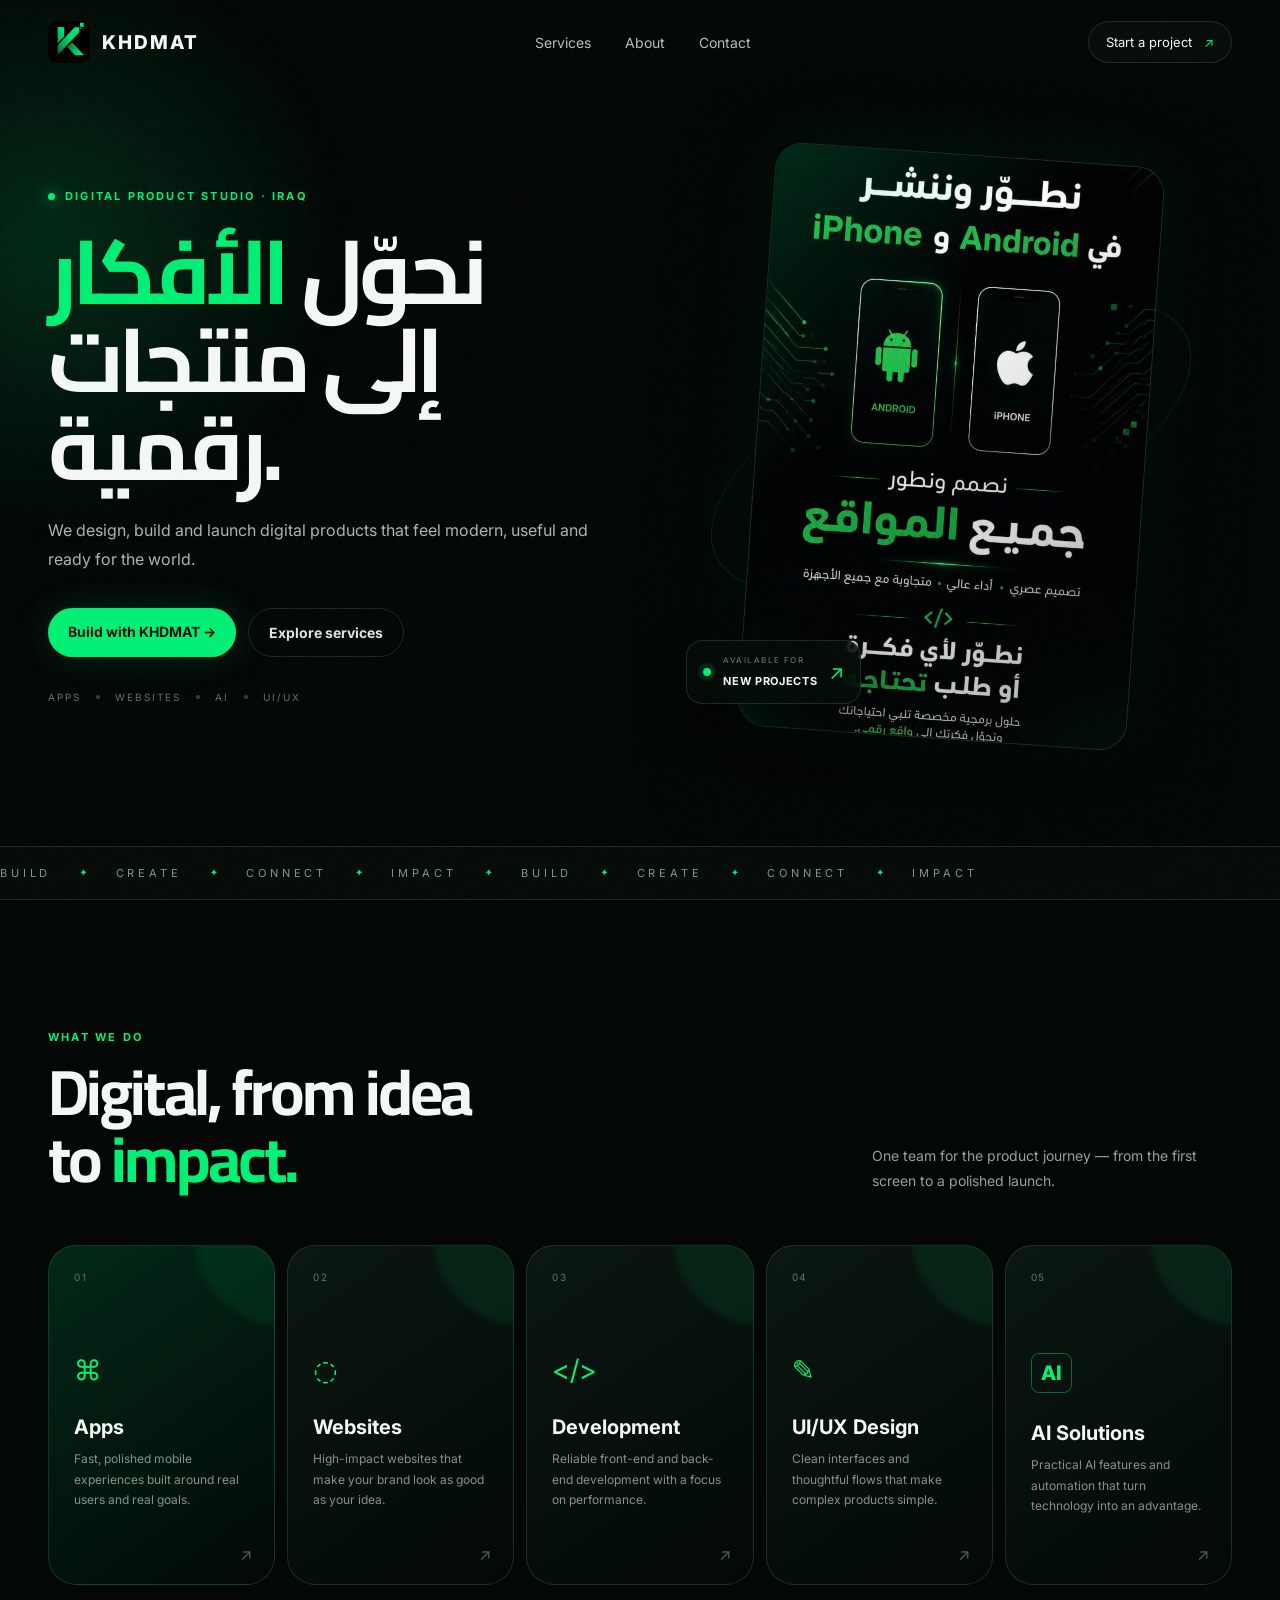
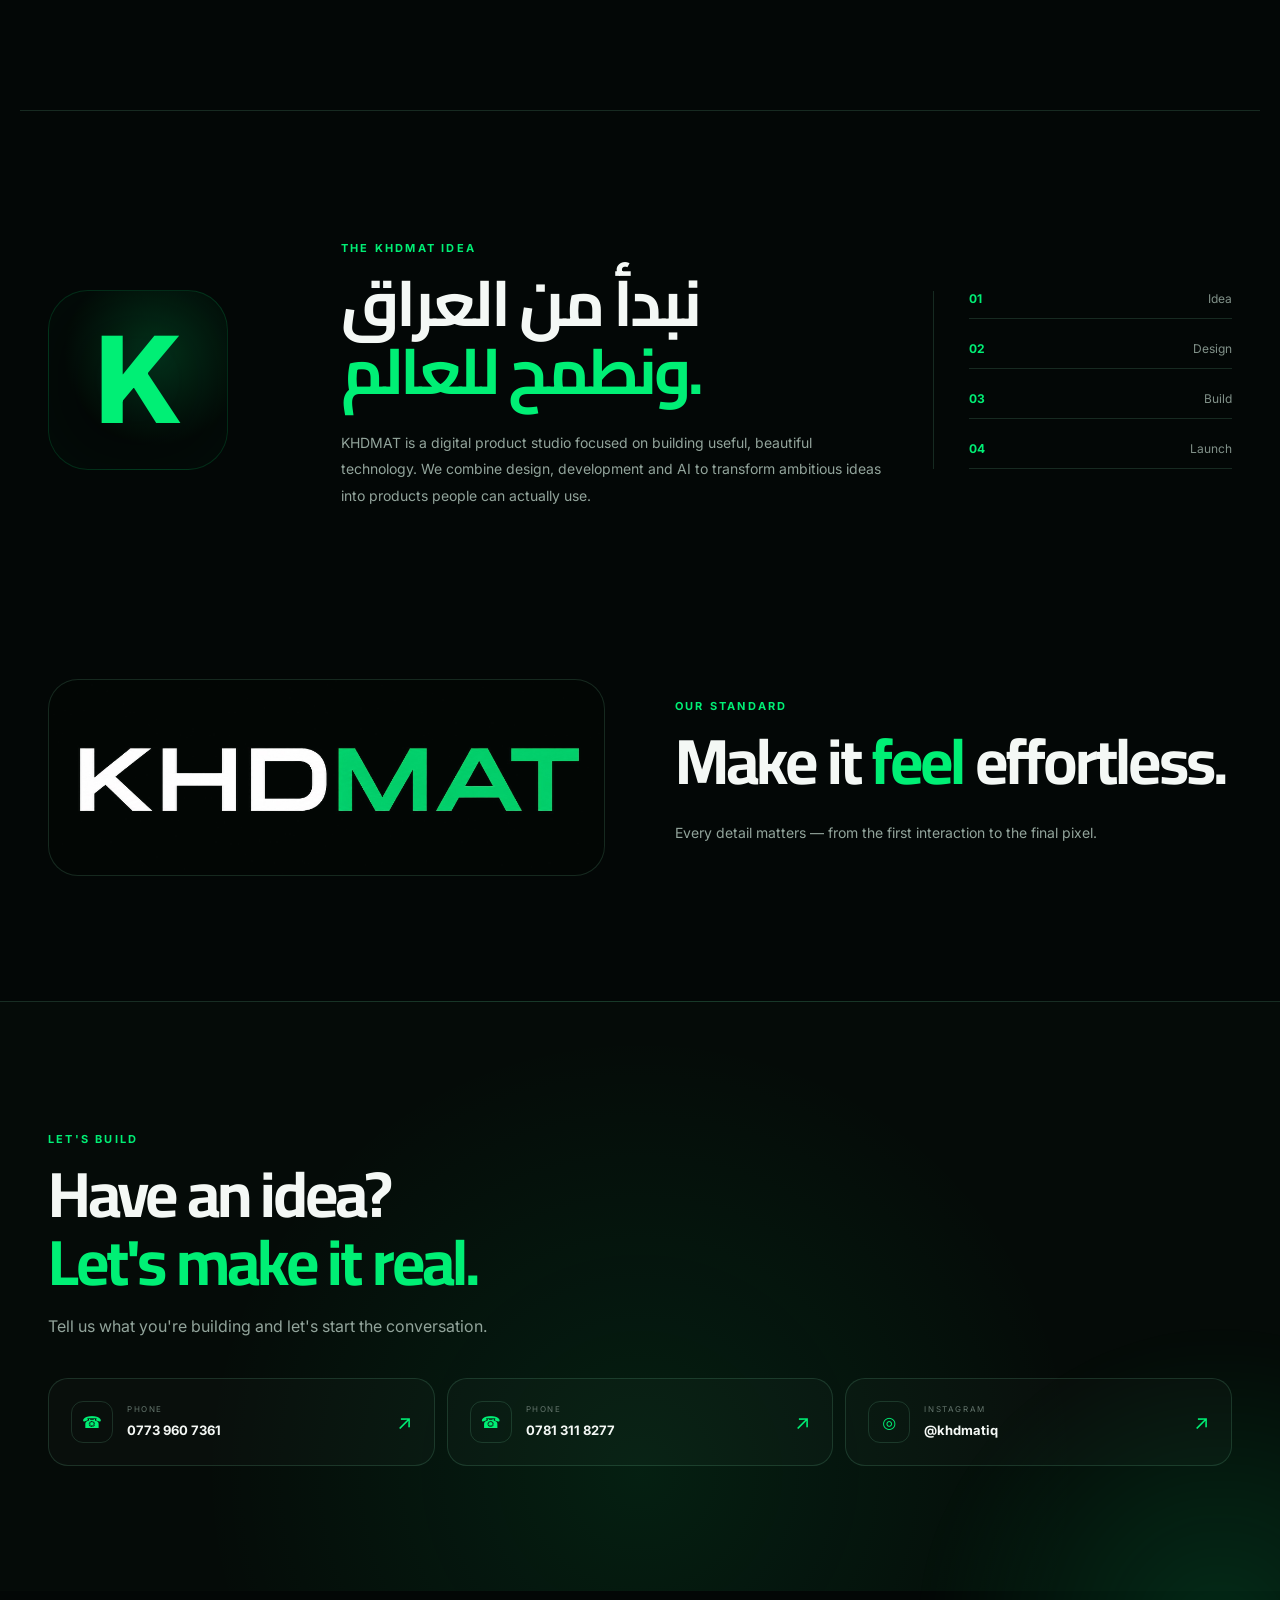
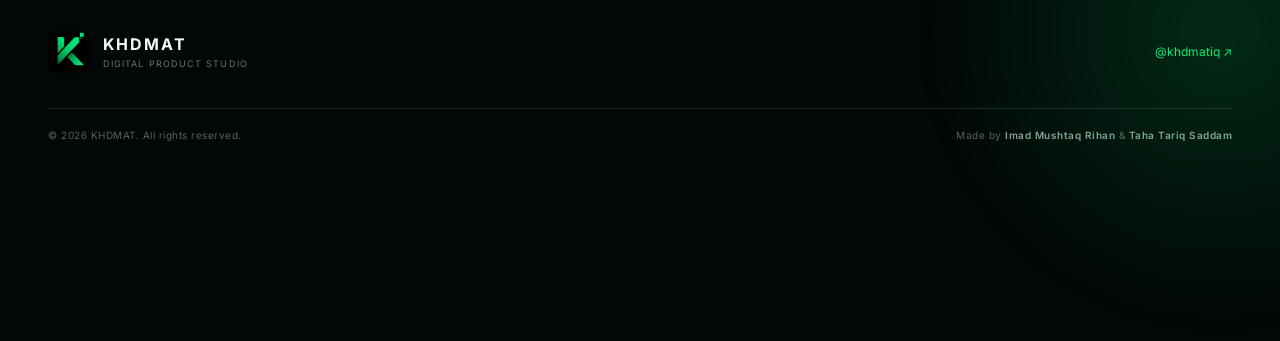
<file: index.html>
<!doctype html>
<html lang="en" dir="ltr">
<head>
  <meta charset="utf-8">
  <meta name="viewport" content="width=device-width, initial-scale=1">
  <meta name="theme-color" content="#050807">
  <meta name="description" content="KHDMAT — Digital Product Studio. Apps, websites, development, UI/UX design and AI solutions.">
  <title>KHDMAT — Digital Product Studio</title>
  <link rel="preconnect" href="https://fonts.googleapis.com">
  <link rel="preconnect" href="https://fonts.gstatic.com" crossorigin>
  <link href="https://fonts.googleapis.com/css2?family=Cairo:wght@400;500;600;700;800&family=Inter:wght@400;500;600;700;800&display=swap" rel="stylesheet">
  <link rel="stylesheet" href="styles.css">
</head>
<body>
  <div class="noise"></div>

  <header class="nav">
    <a class="brand" href="#home" aria-label="KHDMAT home">
      <img src="assets/khdmat-logo-mark.jpg" alt="KHDMAT logo">
      <span>KHDMAT</span>
    </a>
    <nav>
      <a href="#services">Services</a>
      <a href="#about">About</a>
      <a href="#contact">Contact</a>
    </nav>
    <a class="nav-cta" href="#contact">Start a project <span>↗</span></a>
  </header>

  <main id="home">
    <section class="hero">
      <div class="hero-glow"></div>
      <div class="hero-grid"></div>
      <div class="hero-copy">
        <div class="eyebrow"><span></span> DIGITAL PRODUCT STUDIO · IRAQ</div>
        <h1>نحوّل <em>الأفكار</em><br>إلى منتجات رقمية.</h1>
        <p class="hero-lead">
          We design, build and launch digital products that feel modern,
          useful and ready for the world.
        </p>
        <div class="hero-actions">
          <a class="button primary" href="#contact">Build with KHDMAT <span>→</span></a>
          <a class="button ghost" href="#services">Explore services</a>
        </div>
        <div class="trust-line">
          <span>APPS</span><i></i><span>WEBSITES</span><i></i><span>AI</span><i></i><span>UI/UX</span>
        </div>
      </div>

      <div class="hero-art" aria-hidden="true">
        <div class="poster-frame">
          <img src="assets/khdmat-poster.jpg" alt="">
        </div>
        <div class="orbit orbit-one"></div>
        <div class="orbit orbit-two"></div>
        <div class="floating-card">
          <span class="pulse"></span>
          <div><small>AVAILABLE FOR</small><strong>NEW PROJECTS</strong></div>
          <span class="arrow">↗</span>
        </div>
      </div>
    </section>

    <section class="marquee" aria-label="KHDMAT services">
      <div class="marquee-track">
        <span>BUILD</span><b>✦</b><span>CREATE</span><b>✦</b><span>CONNECT</span><b>✦</b><span>IMPACT</span><b>✦</b>
        <span>BUILD</span><b>✦</b><span>CREATE</span><b>✦</b><span>CONNECT</span><b>✦</b><span>IMPACT</span>
      </div>
    </section>

    <section id="services" class="section services">
      <div class="section-heading">
        <div>
          <span class="kicker">WHAT WE DO</span>
          <h2>Digital, from idea<br>to <em>impact.</em></h2>
        </div>
        <p>One team for the product journey — from the first screen to a polished launch.</p>
      </div>

      <div class="service-grid">
        <article class="service-card featured">
          <div class="service-number">01</div>
          <div class="service-icon">⌘</div>
          <h3>Apps</h3>
          <p>Fast, polished mobile experiences built around real users and real goals.</p>
          <span class="card-arrow">↗</span>
        </article>
        <article class="service-card">
          <div class="service-number">02</div>
          <div class="service-icon">◌</div>
          <h3>Websites</h3>
          <p>High-impact websites that make your brand look as good as your idea.</p>
          <span class="card-arrow">↗</span>
        </article>
        <article class="service-card">
          <div class="service-number">03</div>
          <div class="service-icon">&lt;/&gt;</div>
          <h3>Development</h3>
          <p>Reliable front-end and back-end development with a focus on performance.</p>
          <span class="card-arrow">↗</span>
        </article>
        <article class="service-card">
          <div class="service-number">04</div>
          <div class="service-icon">✎</div>
          <h3>UI/UX Design</h3>
          <p>Clean interfaces and thoughtful flows that make complex products simple.</p>
          <span class="card-arrow">↗</span>
        </article>
        <article class="service-card ai-card">
          <div class="service-number">05</div>
          <div class="service-icon">AI</div>
          <h3>AI Solutions</h3>
          <p>Practical AI features and automation that turn technology into an advantage.</p>
          <span class="card-arrow">↗</span>
        </article>
      </div>
    </section>

    <section id="about" class="section manifesto">
      <div class="manifesto-mark">K</div>
      <div>
        <span class="kicker">THE KHDMAT IDEA</span>
        <h2>نبدأ من العراق<br><em>ونطمح للعالم.</em></h2>
        <p>
          KHDMAT is a digital product studio focused on building useful,
          beautiful technology. We combine design, development and AI to
          transform ambitious ideas into products people can actually use.
        </p>
      </div>
      <div class="manifesto-stats">
        <div><strong>01</strong><span>Idea</span></div>
        <div><strong>02</strong><span>Design</span></div>
        <div><strong>03</strong><span>Build</span></div>
        <div><strong>04</strong><span>Launch</span></div>
      </div>
    </section>

    <section class="brand-section">
      <div class="brand-showcase">
        <img src="assets/khdmat-wordmark.jpg" alt="KHDMAT wordmark">
      </div>
      <div class="brand-copy">
        <span class="kicker">OUR STANDARD</span>
        <h2>Make it <em>feel</em> effortless.</h2>
        <p>Every detail matters — from the first interaction to the final pixel.</p>
      </div>
    </section>

    <section id="contact" class="contact section">
      <div class="contact-glow"></div>
      <div class="contact-inner">
        <span class="kicker">LET'S BUILD</span>
        <h2>Have an idea?<br><em>Let's make it real.</em></h2>
        <p>Tell us what you're building and let's start the conversation.</p>

        <div class="contact-grid">
          <a class="contact-item" href="tel:+9647739607361">
            <span class="contact-icon">☎</span>
            <div><small>PHONE</small><strong>0773 960 7361</strong></div>
            <span class="arrow">↗</span>
          </a>
          <a class="contact-item" href="tel:+9647813118277">
            <span class="contact-icon">☎</span>
            <div><small>PHONE</small><strong>0781 311 8277</strong></div>
            <span class="arrow">↗</span>
          </a>
          <a class="contact-item" href="https://instagram.com/khdmatiq" target="_blank" rel="noopener">
            <span class="contact-icon">◎</span>
            <div><small>INSTAGRAM</small><strong>@khdmatiq</strong></div>
            <span class="arrow">↗</span>
          </a>
        </div>
      </div>
    </section>
  </main>

  <footer class="footer">
    <div class="footer-top">
      <div class="footer-brand">
        <img src="assets/khdmat-logo-mark.jpg" alt="KHDMAT logo">
        <div><strong>KHDMAT</strong><span>Digital Product Studio</span></div>
      </div>
      <div class="footer-social">
        <a href="https://instagram.com/khdmatiq" target="_blank" rel="noopener">@khdmatiq ↗</a>
      </div>
    </div>
    <div class="footer-bottom">
      <span>© 2026 KHDMAT. All rights reserved.</span>
      <span>Made by <strong>Imad Mushtaq Rihan</strong> &amp; <strong>Taha Tariq Saddam</strong></span>
    </div>
  </footer>

  <script src="script.js"></script>
</body>
</html>
</file>
<file: styles.css>
:root{
  --bg:#030706;
  --panel:#07100d;
  --panel2:#091512;
  --green:#00ef75;
  --green2:#10b95e;
  --text:#f4f8f5;
  --muted:#92a49b;
  --line:rgba(145,255,199,.14);
  --radius:28px;
}
*{box-sizing:border-box}
html{scroll-behavior:smooth}
body{
  margin:0;background:var(--bg);color:var(--text);
  font-family:Inter,Cairo,system-ui,sans-serif;overflow-x:hidden;
}
body:before{
  content:"";position:fixed;inset:0;pointer-events:none;z-index:20;opacity:.035;
  background-image:url("data:image/svg+xml,%3Csvg viewBox='0 0 180 180' xmlns='http://www.w3.org/2000/svg'%3E%3Cfilter id='n'%3E%3CfeTurbulence type='fractalNoise' baseFrequency='.9' numOctaves='3' stitchTiles='stitch'/%3E%3C/filter%3E%3Crect width='100%25' height='100%25' filter='url(%23n)' opacity='.5'/%3E%3C/svg%3E");
}
a{color:inherit;text-decoration:none}
.nav{
  height:84px;display:flex;align-items:center;justify-content:space-between;
  max-width:1240px;margin:auto;padding:0 28px;position:relative;z-index:5;
}
.brand{display:flex;align-items:center;gap:12px;font-weight:800;letter-spacing:.12em}
.brand img{width:42px;height:42px;object-fit:cover;border-radius:9px;object-position:50% 25%}
.brand span{font-size:19px}
.nav nav{display:flex;gap:34px;color:#b4c1ba;font-size:14px}
.nav nav a:hover{color:var(--green)}
.nav-cta{
  padding:12px 17px;border:1px solid var(--line);border-radius:999px;
  font-size:13px;background:rgba(255,255,255,.025)
}
.nav-cta span{color:var(--green);margin-left:8px}
.hero{
  max-width:1240px;margin:auto;min-height:680px;padding:62px 28px 100px;
  display:grid;grid-template-columns:1.05fr .95fr;align-items:center;position:relative;
}
.hero-grid{
  position:absolute;inset:0;opacity:.28;pointer-events:none;
  background-image:linear-gradient(rgba(0,239,117,.045) 1px,transparent 1px),linear-gradient(90deg,rgba(0,239,117,.045) 1px,transparent 1px);
  background-size:80px 80px;mask-image:linear-gradient(to bottom,black,transparent 90%);
}
.hero-glow,.contact-glow{
  position:absolute;width:620px;height:620px;border-radius:50%;
  background:radial-gradient(circle,rgba(0,239,117,.15),transparent 68%);
  filter:blur(15px);pointer-events:none;
}
.hero-glow{left:-280px;top:-150px}
.hero-copy{position:relative;z-index:2;max-width:700px}
.eyebrow,.kicker{
  color:var(--green);font-size:11px;letter-spacing:.2em;font-weight:700;
}
.eyebrow{display:flex;align-items:center;gap:10px}
.eyebrow span{width:7px;height:7px;border-radius:50%;background:var(--green);box-shadow:0 0 16px var(--green)}
h1,h2,h3,p{margin-top:0}
h1{
  font-family:Cairo,Inter,sans-serif;font-size:clamp(55px,7vw,92px);
  line-height:.98;letter-spacing:-.055em;margin:25px 0;
}
h1 em,h2 em{font-style:normal;color:var(--green)}
.hero-lead{color:#a9b8b0;font-size:16px;line-height:1.8;max-width:540px}
.hero-actions{display:flex;gap:12px;margin:34px 0 34px;flex-wrap:wrap}
.button{padding:15px 20px;border-radius:999px;font-size:14px;font-weight:700;transition:.25s}
.button.primary{background:var(--green);color:#021108;box-shadow:0 0 35px rgba(0,239,117,.16)}
.button.primary:hover{transform:translateY(-2px);box-shadow:0 0 45px rgba(0,239,117,.3)}
.button.ghost{border:1px solid var(--line);color:#dbe5df}
.button.ghost:hover{border-color:rgba(0,239,117,.45)}
.trust-line{display:flex;align-items:center;gap:15px;color:#607169;font-size:10px;letter-spacing:.2em}
.trust-line i{width:4px;height:4px;border-radius:50%;background:#254c3a}
.hero-art{height:600px;position:relative;display:grid;place-items:center}
.poster-frame{
  width:min(390px,75%);aspect-ratio:2/3;overflow:hidden;border-radius:28px;
  border:1px solid rgba(151,255,201,.16);box-shadow:0 30px 90px rgba(0,0,0,.7),0 0 80px rgba(0,239,117,.08);
  transform:rotate(4deg);position:relative;z-index:2;
}
.poster-frame:after{content:"";position:absolute;inset:0;background:linear-gradient(130deg,rgba(0,239,117,.16),transparent 35%,rgba(0,0,0,.35))}
.poster-frame img{width:100%;height:100%;object-fit:cover}
.orbit{position:absolute;border:1px solid rgba(0,239,117,.15);border-radius:50%;z-index:1}
.orbit-one{width:520px;height:520px;transform:rotate(-25deg) scaleY(.42)}
.orbit-two{width:450px;height:450px;transform:rotate(38deg) scaleY(.42)}
.floating-card{
  position:absolute;bottom:42px;left:3%;z-index:3;display:flex;align-items:center;gap:12px;
  padding:14px 16px;border:1px solid var(--line);background:rgba(5,12,9,.78);backdrop-filter:blur(14px);
  border-radius:16px;box-shadow:0 18px 50px rgba(0,0,0,.45)
}
.floating-card small{display:block;color:#6f8177;font-size:8px;letter-spacing:.18em;margin-bottom:4px}
.floating-card strong{font-size:11px;letter-spacing:.06em}
.pulse{width:8px;height:8px;border-radius:50%;background:var(--green);box-shadow:0 0 0 5px rgba(0,239,117,.1)}
.arrow{color:var(--green);font-size:20px;margin-left:auto}
.marquee{overflow:hidden;border-block:1px solid var(--line);background:#050c09}
.marquee-track{display:flex;gap:28px;white-space:nowrap;min-width:max-content;padding:19px 0;animation:marquee 24s linear infinite}
.marquee span{font-size:11px;letter-spacing:.35em;color:#84958c}
.marquee b{color:var(--green);font-size:10px}
@keyframes marquee{to{transform:translateX(-50%)}}
.section{max-width:1240px;margin:auto;padding:125px 28px}
.section-heading{display:flex;justify-content:space-between;gap:40px;align-items:end;margin-bottom:52px}
.section-heading h2,.manifesto h2,.brand-copy h2,.contact h2{
  font-family:Cairo,Inter,sans-serif;font-size:clamp(40px,5vw,68px);line-height:1.05;letter-spacing:-.045em;margin:14px 0 0
}
.section-heading p{max-width:360px;color:var(--muted);line-height:1.8;font-size:14px;margin:0}
.service-grid{display:grid;grid-template-columns:repeat(5,1fr);gap:12px}
.service-card{
  min-height:340px;padding:25px;border:1px solid var(--line);border-radius:var(--radius);
  background:linear-gradient(145deg,rgba(15,30,24,.7),rgba(4,10,8,.7));position:relative;overflow:hidden;
  transition:.35s;
}
.service-card:before{content:"";position:absolute;width:180px;height:180px;right:-100px;top:-100px;border-radius:50%;background:rgba(0,239,117,.08);filter:blur(3px)}
.service-card:hover{transform:translateY(-7px);border-color:rgba(0,239,117,.34);background:linear-gradient(145deg,rgba(15,40,29,.9),rgba(4,10,8,.9))}
.service-number{font-size:10px;letter-spacing:.15em;color:#61756a}
.service-icon{font-size:28px;color:var(--green);margin:70px 0 28px}
.service-card h3{font-size:20px;margin-bottom:10px}
.service-card p{color:#82938a;font-size:12px;line-height:1.7;margin:0}
.card-arrow{position:absolute;right:22px;bottom:20px;color:#4c6357}
.featured{background:linear-gradient(145deg,rgba(0,111,59,.32),rgba(4,10,8,.9))}
.ai-card .service-icon{font-size:20px;font-weight:800;border:1px solid rgba(0,239,117,.4);display:inline-flex;padding:7px 9px;border-radius:8px}
.manifesto{
  display:grid;grid-template-columns:.65fr 1.45fr .8fr;gap:50px;align-items:center;
  border-top:1px solid var(--line)
}
.manifesto-mark{
  width:180px;height:180px;border-radius:40px;border:1px solid rgba(0,239,117,.16);
  display:grid;place-items:center;font-size:120px;font-weight:800;color:var(--green);
  background:radial-gradient(circle at 60% 35%,rgba(0,239,117,.18),transparent 60%);
  box-shadow:inset 0 0 80px rgba(0,239,117,.03)
}
.manifesto p,.brand-copy p{color:var(--muted);line-height:1.9;font-size:14px;max-width:580px;margin-top:25px}
.manifesto-stats{border-left:1px solid var(--line);padding-left:35px;display:grid;gap:22px}
.manifesto-stats div{display:flex;justify-content:space-between;border-bottom:1px solid var(--line);padding-bottom:12px}
.manifesto-stats strong{color:var(--green);font-size:12px}
.manifesto-stats span{color:#819189;font-size:12px}
.brand-section{
  max-width:1240px;margin:auto;padding:30px 28px 125px;display:grid;grid-template-columns:1fr 1fr;
  gap:70px;align-items:center
}
.brand-showcase{border:1px solid var(--line);border-radius:30px;overflow:hidden;background:#020604}
.brand-showcase img{display:block;width:100%;height:auto;mix-blend-mode:screen}
.contact{
  max-width:none;position:relative;border-top:1px solid var(--line);
  background:radial-gradient(circle at 50% 80%,rgba(0,239,117,.09),transparent 55%),#050b08;
  padding-left:max(28px,calc((100vw - 1184px)/2));padding-right:max(28px,calc((100vw - 1184px)/2));
}
.contact-glow{right:-250px;bottom:-350px}
.contact-inner{position:relative;z-index:1}
.contact h2{max-width:800px}
.contact-inner>p{color:var(--muted);margin:20px 0 42px}
.contact-grid{display:grid;grid-template-columns:repeat(3,1fr);gap:12px}
.contact-item{
  display:flex;align-items:center;gap:14px;padding:22px;border:1px solid var(--line);
  border-radius:20px;background:rgba(255,255,255,.02);transition:.25s
}
.contact-item:hover{border-color:rgba(0,239,117,.4);transform:translateY(-3px)}
.contact-icon{width:42px;height:42px;border-radius:12px;display:grid;place-items:center;border:1px solid var(--line);color:var(--green)}
.contact-item small{display:block;color:#64756d;font-size:8px;letter-spacing:.2em;margin-bottom:5px}
.contact-item strong{font-size:13px}
.footer{max-width:1240px;margin:auto;padding:40px 28px 28px}
.footer-top{display:flex;justify-content:space-between;align-items:center;padding-bottom:35px;border-bottom:1px solid var(--line)}
.footer-brand{display:flex;gap:13px;align-items:center}
.footer-brand img{width:42px;height:42px;object-fit:cover;object-position:50% 25%;border-radius:9px}
.footer-brand strong{display:block;font-size:16px;letter-spacing:.12em}
.footer-brand span{display:block;color:#65766d;font-size:9px;letter-spacing:.12em;text-transform:uppercase;margin-top:4px}
.footer-social{color:var(--green);font-size:12px}
.footer-bottom{display:flex;justify-content:space-between;gap:20px;padding-top:20px;color:#52645b;font-size:10px;letter-spacing:.05em}
.footer-bottom strong{color:#8ca095;font-weight:600}
@media(max-width:980px){
  .nav nav{display:none}
  .hero{grid-template-columns:1fr;padding-top:35px}
  .hero-art{height:520px;margin-top:10px}
  .service-grid{grid-template-columns:repeat(2,1fr)}
  .service-card:last-child{grid-column:span 2}
  .manifesto{grid-template-columns:1fr 1.6fr}
  .manifesto-stats{grid-column:span 2;border-left:0;border-top:1px solid var(--line);padding:25px 0 0;grid-template-columns:repeat(4,1fr)}
  .contact-grid{grid-template-columns:1fr}
}
@media(max-width:620px){
  .nav{height:72px;padding:0 18px}
  .nav-cta{padding:10px 13px;font-size:11px}
  .brand span{font-size:16px}
  .hero{padding:55px 18px 75px;min-height:0}
  h1{font-size:55px}
  .hero-art{height:430px}
  .poster-frame{width:65%;transform:rotate(3deg)}
  .orbit-one{width:350px;height:350px}.orbit-two{width:300px;height:300px}
  .floating-card{left:0;bottom:12px}
  .section{padding:85px 18px}
  .section-heading{display:block}
  .section-heading p{margin-top:20px}
  .service-grid{grid-template-columns:1fr}
  .service-card,.service-card:last-child{grid-column:auto;min-height:285px}
  .service-icon{margin-top:48px}
  .manifesto{display:block}
  .manifesto-mark{width:130px;height:130px;font-size:85px;margin-bottom:40px}
  .manifesto-stats{margin-top:45px;grid-template-columns:repeat(2,1fr)}
  .brand-section{grid-template-columns:1fr;padding:0 18px 85px;gap:35px}
  .contact{padding-left:18px;padding-right:18px}
  .footer{padding-left:18px;padding-right:18px}
  .footer-top,.footer-bottom{display:block}
  .footer-social{margin-top:22px}
  .footer-bottom span{display:block;margin-top:8px}
}
</file>
